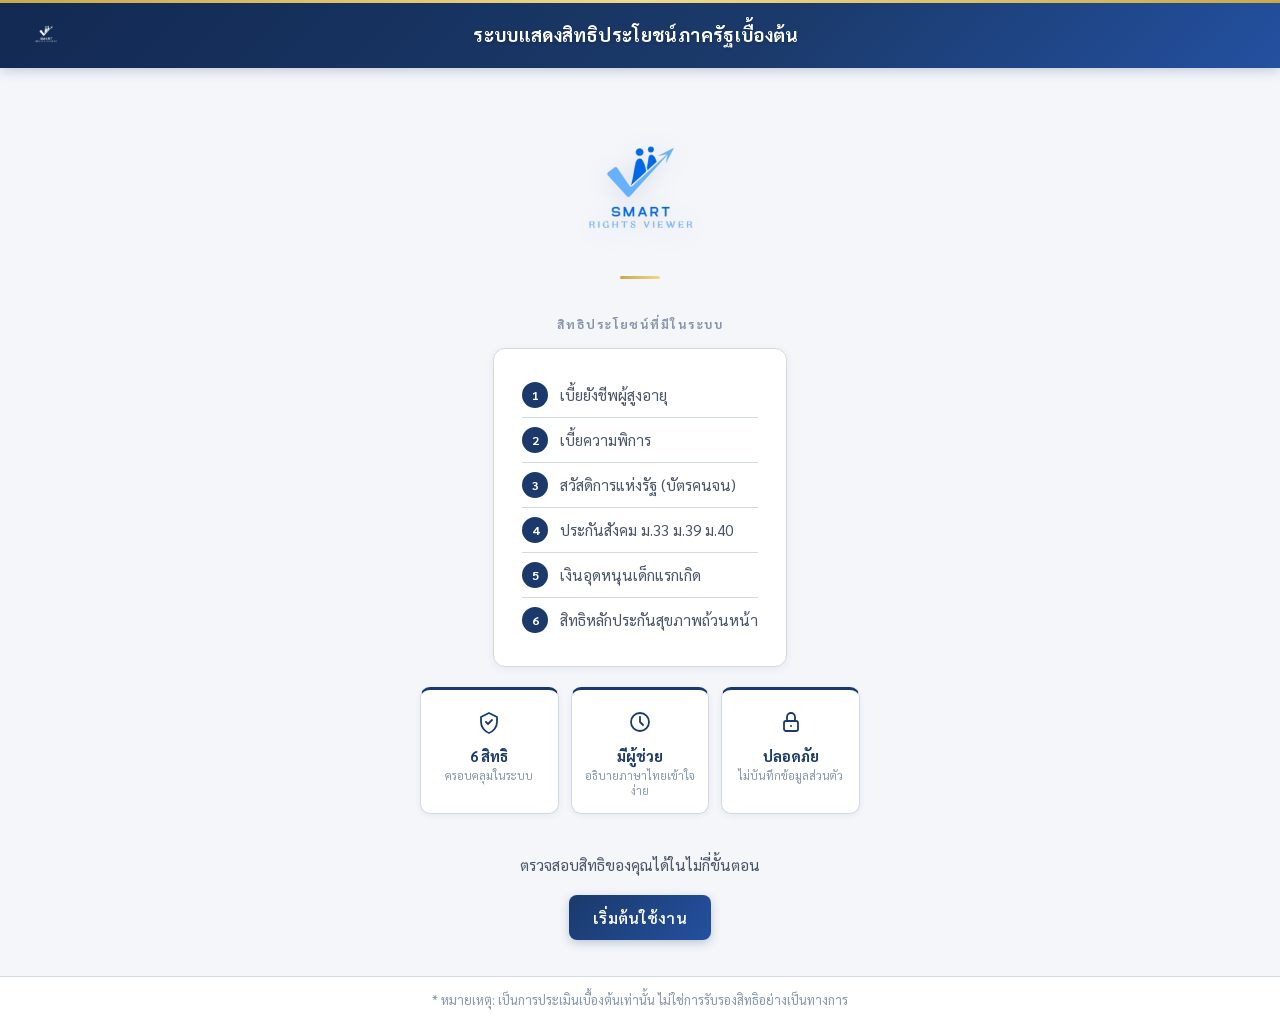
<file: Frontend/index.html>
<!DOCTYPE html>
<html lang="th">
<head>
  <meta charset="UTF-8" />
  <meta name="viewport" content="width=device-width, initial-scale=1.0" />
  <title>Smart Rights Viewer</title>
  <link rel="icon" type="image/png" href="logo.png" />
  <link href="https://fonts.googleapis.com/css2?family=Sarabun:wght@300;400;500;600;700&display=swap" rel="stylesheet" />
  <link rel="stylesheet" href="styles.css" />
  <style>
    /* กล่องเนื้อหาหลัก จัดกึ่งกลางแนวตั้ง-แนวนอน เต็มความสูงที่เหลือจาก header */
    .content-area {
      flex: 1;
      display: flex;
      flex-direction: column;
      align-items: center;
      justify-content: center;
      padding: 48px 24px 36px;
      text-align: center;
      min-height: calc(100vh - 68px);
    }

    /* อนิเมชันค่อยๆ เลื่อนขึ้นและปรากฏทีละบล็อก (ใช้ :nth-child ไล่ delay ตามลำดับ 4 บล็อกในหน้า) */
    .fade-in {
      opacity: 0;
      transform: translateY(16px);
      animation: fadeUp 0.6s ease forwards;
    }
    .fade-in:nth-child(1) { animation-delay: 0.05s; }
    .fade-in:nth-child(2) { animation-delay: 0.15s; }
    .fade-in:nth-child(3) { animation-delay: 0.25s; }
    .fade-in:nth-child(4) { animation-delay: 0.35s; }

    @keyframes fadeUp {
      to { opacity: 1; transform: translateY(0); }
    }

    /* โลโก้ใหญ่กลางหน้าแรก */
    .hero-logo {
      width: 180px;
      margin: 0 auto 8px;
      display: block;
      filter: drop-shadow(0 4px 12px rgba(27,58,107,0.15));
    }

    /* เส้นคั่นสั้นสีทอง ใต้โลโก้ */
    .section-divider {
      width: 40px; height: 3px;
      background: linear-gradient(90deg, var(--gold), var(--gold-light));
      border-radius: 2px;
      margin: 16px auto 24px;
    }

    .rights-label {
      font-size: 0.78rem; font-weight: 700;
      letter-spacing: 0.12em; text-transform: uppercase;
      color: var(--text-muted); margin-bottom: 16px;
    }

    /* การ์ดแสดงรายการสิทธิทั้ง 6 อย่างที่ระบบรองรับ (static ไม่ได้ดึงจาก API) */
    .rights-card {
      background: var(--card-bg); border: 1px solid var(--border);
      border-radius: 12px; padding: 24px 28px; margin-bottom: 20px;
      box-shadow: 0 2px 8px rgba(27,58,107,0.07);
      text-align: left; max-width: 400px; width: 100%;
    }

    .rights-list { list-style: none; padding: 0; margin: 0; }
    .rights-list li {
      padding: 9px 0; font-size: 0.95rem; color: var(--text-sub);
      display: flex; align-items: center; gap: 12px;
      border-bottom: 1px solid var(--border);
    }
    .rights-list li:last-child { border-bottom: none; }
    .rights-list li .num {
      width: 26px; height: 26px; border-radius: 50%;
      background: var(--navy); color: #fff;
      font-size: 0.78rem; font-weight: 700;
      display: flex; align-items: center; justify-content: center; flex-shrink: 0;
    }

    /* ── Feature bar ── */
    /* แถบการ์ดเล็ก 3 ใบ โชว์จุดเด่นของระบบ (จำนวนสิทธิ/ผู้ช่วย AI/ความปลอดภัย) */
    .feature-bar {
      display: flex; gap: 12px;
      justify-content: center; flex-wrap: wrap;
      margin-bottom: 24px; max-width: 440px; width: 100%;
    }
    .feature-item {
      background: var(--card-bg);
      border: 1px solid var(--border);
      border-top: 3px solid var(--navy);
      border-radius: 10px;
      padding: 16px 12px 14px;
      flex: 1; min-width: 95px;
      box-shadow: 0 2px 6px rgba(27,58,107,0.06);
      text-align: center;
    }
    .feature-icon {
      width: 32px; height: 32px;
      margin: 0 auto 8px;
      display: flex; align-items: center; justify-content: center;
    }
    .feature-icon svg { width: 24px; height: 24px; stroke: var(--navy); }
    .feature-value {
      font-size: 0.92rem; font-weight: 700;
      color: var(--navy); line-height: 1.3;
    }
    .feature-label {
      font-size: 0.7rem; color: var(--text-muted);
      margin-top: 3px; line-height: 1.4;
    }

    /* ข้อความชวนกดปุ่มเริ่มต้นใช้งาน */
    .tagline {
      font-size: 0.97rem; color: var(--text-sub); margin-bottom: 20px;
    }

    /* หมายเหตุท้ายหน้าแรก */
    .footer-note {
      font-size: 0.8rem; color: var(--text-muted);
      padding: 14px 24px; border-top: 1px solid var(--border);
      text-align: center; background: #fff;
    }

    .header-logo {
      width: 36px; height: 36px;
      object-fit: contain; filter: brightness(0) invert(1);
    }
  </style>
</head>
<body>

  <div class="app-header">
    <img src="logo.png" alt="Smart Rights Viewer" class="header-logo" />
    <h1>ระบบแสดงสิทธิประโยชน์ภาครัฐเบื้องต้น</h1>
    <div class="header-spacer"></div>
  </div>

  <div class="content-area">

    <!-- 1: Logo -->
    <div class="fade-in">
      <img src="logo.png" alt="Smart Rights Viewer" class="hero-logo" />
      <div class="section-divider"></div>
    </div>

    <!-- 2: Rights list -->
    <div class="fade-in">
      <p class="rights-label">สิทธิประโยชน์ที่มีในระบบ</p>
      <div class="rights-card">
        <ul class="rights-list">
          <li><span class="num">1</span> เบี้ยยังชีพผู้สูงอายุ</li>
          <li><span class="num">2</span> เบี้ยความพิการ</li>
          <li><span class="num">3</span> สวัสดิการแห่งรัฐ (บัตรคนจน)</li>
          <li><span class="num">4</span> ประกันสังคม ม.33 ม.39 ม.40</li>
          <li><span class="num">5</span> เงินอุดหนุนเด็กแรกเกิด</li>
          <li><span class="num">6</span> สิทธิหลักประกันสุขภาพถ้วนหน้า</li>
        </ul>
      </div>
    </div>

    <!-- 3: Feature highlights -->
    <div class="fade-in feature-bar">

      <div class="feature-item">
        <div class="feature-icon">
          <svg viewBox="0 0 24 24" fill="none" stroke-width="1.8" stroke-linecap="round" stroke-linejoin="round">
            <path d="M12 3L4 7v5c0 5 3.5 9.5 8 11 4.5-1.5 8-6 8-11V7L12 3z"/>
            <path d="M9 12l2 2 4-4"/>
          </svg>
        </div>
        <div class="feature-value">6 สิทธิ</div>
        <div class="feature-label">ครอบคลุมในระบบ</div>
      </div>

      <div class="feature-item">
        <div class="feature-icon">
          <svg viewBox="0 0 24 24" fill="none" stroke-width="1.8" stroke-linecap="round" stroke-linejoin="round">
            <circle cx="12" cy="12" r="9"/>
            <path d="M12 7v5l3 3"/>
          </svg>

        </div>
        <div class="feature-value">มีผู้ช่วย</div>
        <div class="feature-label">อธิบายภาษาไทยเข้าใจง่าย</div>
      </div>

      <div class="feature-item">
        <div class="feature-icon">
          <svg viewBox="0 0 24 24" fill="none" stroke-width="1.8" stroke-linecap="round" stroke-linejoin="round">
            <rect x="5" y="11" width="14" height="10" rx="2"/>
            <path d="M8 11V7a4 4 0 018 0v4"/>
            <circle cx="12" cy="16" r="1" fill="var(--navy)" stroke="none"/>
          </svg>
        </div>
        <div class="feature-value">ปลอดภัย</div>
        <div class="feature-label">ไม่บันทึกข้อมูลส่วนตัว</div>
      </div>

    </div>

    <!-- 4: CTA — ปุ่มพาไปหน้ากรอกข้อมูล (input.html) เพื่อเริ่ม flow ตรวจสอบสิทธิ -->
    <div class="fade-in">
      <p class="tagline">ตรวจสอบสิทธิของคุณได้ในไม่กี่ขั้นตอน</p>
      <a class="btn-action primary" href="input.html">เริ่มต้นใช้งาน</a>
    </div>

  </div>

  <div class="footer-note">* หมายเหตุ: เป็นการประเมินเบื้องต้นเท่านั้น ไม่ใช่การรับรองสิทธิอย่างเป็นทางการ</div>

</body>
</html>
</file>
<file: Frontend/styles.css>
/* =============================================================
   styles.css  —  Shared styles for all pages
   ============================================================= */

/* ── Variables ─────────────────────────────────────────────── */
/* สีหลักของธีม (โทนกรมท่า+ทอง) ใช้ผ่าน var(--xxx) ในทุกไฟล์ CSS/inline style ของเว็บ */
:root {
  --navy:       #1B3A6B;
  --navy-dark:  #122952;
  --navy-light: #2350A0;
  --gold:       #C8A84B;
  --gold-light: #F0D98B;
  --surface:    #F4F6FA;
  --card-bg:    #FFFFFF;
  --border:     #D0D8E8;
  --text-main:  #1A2340;
  --text-sub:   #4A5568;
  --text-muted: #8796AB;
}

/* ── Reset & Base ───────────────────────────────────────────── */
/* box-sizing มาตรฐาน + ฟอนต์/สีพื้นหลังพื้นฐานของทุกหน้า */
* { box-sizing: border-box; }

body {
  font-family: 'Sarabun', sans-serif;
  background: var(--surface);
  min-height: 100vh;
  color: var(--text-main);
  font-size: 16px;
  margin: 0;
}

/* ── Header ─────────────────────────────────────────────────── */
/* แถบ header สีกรมท่าแบบ sticky ด้านบนของทุกหน้า มีเส้นสีทองคาดบน */
.app-header {
  background: linear-gradient(135deg, var(--navy-dark) 0%, var(--navy) 60%, var(--navy-light) 100%);
  padding: 0 28px;
  height: 68px;
  display: flex;
  align-items: center;
  position: sticky;
  top: 0;
  z-index: 100;
  box-shadow: 0 2px 12px rgba(27,58,107,0.25);
}

/* gold accent line at top of header */
.app-header::before {
  content: '';
  position: absolute;
  top: 0; left: 0; right: 0;
  height: 3px;
  background: linear-gradient(90deg, var(--gold), var(--gold-light), var(--gold));
}

.app-header h1 {
  flex: 1;
  text-align: center;
  font-size: 1.15rem;
  font-weight: 700;
  margin: 0;
  color: #fff;
  letter-spacing: 0.02em;
  text-shadow: 0 1px 3px rgba(0,0,0,0.2);
}

.header-spacer { width: 44px; }

/* ── Buttons ────────────────────────────────────────────────── */
/* ปุ่มมาตรฐาน 2 แบบ: primary (สีเข้มเน้นการกระทำหลัก) และ secondary (ขอบบาง ใช้รอง) */
.btn-action {
  border: none;
  border-radius: 8px;
  padding: 12px 24px;
  font-family: 'Sarabun', sans-serif;
  font-size: 0.97rem;
  font-weight: 600;
  cursor: pointer;
  transition: all 0.2s;
  letter-spacing: 0.01em;
  text-decoration: none;
  display: inline-flex;
  align-items: center;
  justify-content: center;
}
.btn-action.primary {
  background: linear-gradient(135deg, var(--navy) 0%, var(--navy-light) 100%);
  color: #fff;
  box-shadow: 0 3px 10px rgba(27,58,107,0.25);
}
.btn-action.primary:hover {
  background: linear-gradient(135deg, var(--navy-dark) 0%, var(--navy) 100%);
  box-shadow: 0 4px 14px rgba(27,58,107,0.35);
  transform: translateY(-1px);
}
.btn-action.secondary {
  background: #fff;
  color: var(--navy);
  border: 1.5px solid var(--border);
}
.btn-action.secondary:hover {
  background: var(--surface);
  border-color: var(--navy-light);
}

/* ── Section title (used on input & result) ─────────────────── */
/* หัวข้อย่อยตัวพิมพ์ใหญ่พร้อมขีดสีทองด้านหน้า ใช้คั่นแต่ละส่วนของเนื้อหา */
.section-title {
  font-size: 0.75rem;
  font-weight: 700;
  letter-spacing: 0.12em;
  text-transform: uppercase;
  color: var(--navy);
  margin-bottom: 20px;
  padding-bottom: 10px;
  border-bottom: 2px solid var(--border);
  display: flex;
  align-items: center;
  gap: 8px;
}
.section-title::before {
  content: '';
  display: inline-block;
  width: 4px;
  height: 16px;
  background: var(--gold);
  border-radius: 2px;
}

/* ── Footer actions bar ─────────────────────────────────────── */
/* แถบปุ่มล่างสุดของหน้า (input.html / result.html) ติดกับขอบล่างพร้อมเงาบางๆ */
.footer-actions {
  border-top: 1px solid var(--border);
  padding: 18px 32px;
  display: flex;
  gap: 12px;
  background: #fff;
  box-shadow: 0 -2px 8px rgba(27,58,107,0.06);
}

/* ── Responsive ─────────────────────────────────────────────── */
@media (max-width: 576px) {
  .app-header h1  { font-size: 0.95rem; }
  .footer-actions { padding: 14px 16px; }
}
</file>
